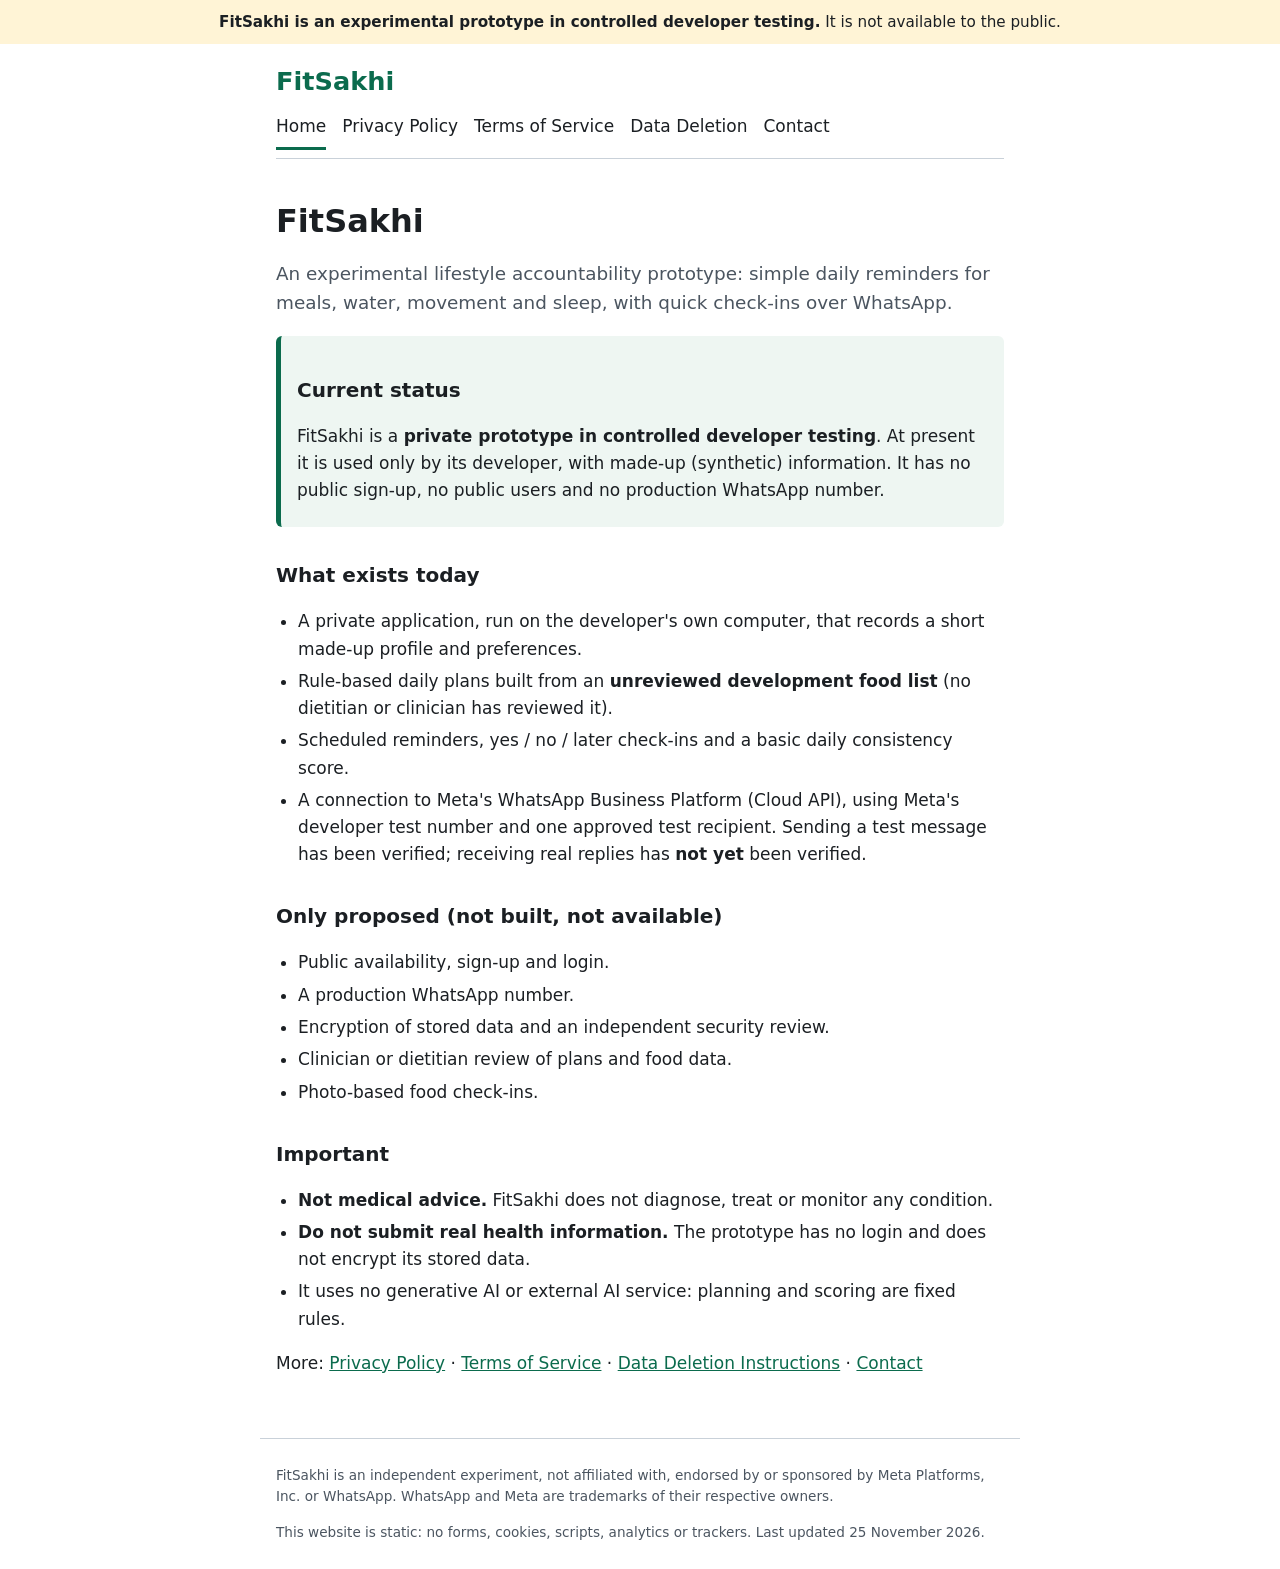
<file: index.html>
<!doctype html>
<html lang="en">
<head>
<meta charset="utf-8">
<meta name="viewport" content="width=device-width, initial-scale=1">
<title>Home | FitSakhi</title>
<meta name="description" content="FitSakhi is an experimental lifestyle accountability prototype in controlled developer testing. Not medical advice.">
<link rel="stylesheet" href="style.css">
</head>
<body>
<a class="skip" href="#main">Skip to content</a>
<div class="banner" role="note"><strong>FitSakhi is an experimental prototype in controlled developer testing.</strong> It is not available to the public.</div>
<header><p class="brand">FitSakhi</p><nav aria-label="Main"><a href="index.html" aria-current="page">Home</a><a href="privacy.html">Privacy Policy</a><a href="terms.html">Terms of Service</a><a href="data-deletion.html">Data Deletion</a><a href="contact.html">Contact</a></nav></header>
<main id="main">

<h1>FitSakhi</h1>
<p class="lead">An experimental lifestyle accountability prototype: simple daily reminders for meals, water, movement and sleep, with quick check-ins over WhatsApp.</p>
<div class="callout"><h2>Current status</h2>
<p>FitSakhi is a <strong>private prototype in controlled developer testing</strong>. At present it is used only by its developer, with made-up (synthetic) information. It has no public sign-up, no public users and no production WhatsApp number.</p></div>
<h2>What exists today</h2>
<ul>
<li>A private application, run on the developer's own computer, that records a short made-up profile and preferences.</li>
<li>Rule-based daily plans built from an <strong>unreviewed development food list</strong> (no dietitian or clinician has reviewed it).</li>
<li>Scheduled reminders, yes / no / later check-ins and a basic daily consistency score.</li>
<li>A connection to Meta's WhatsApp Business Platform (Cloud API), using Meta's developer test number and one approved test recipient. Sending a test message has been verified; receiving real replies has <strong>not yet</strong> been verified.</li>
</ul>
<h2>Only proposed (not built, not available)</h2>
<ul>
<li>Public availability, sign-up and login.</li>
<li>A production WhatsApp number.</li>
<li>Encryption of stored data and an independent security review.</li>
<li>Clinician or dietitian review of plans and food data.</li>
<li>Photo-based food check-ins.</li>
</ul>
<h2>Important</h2>
<ul>
<li><strong>Not medical advice.</strong> FitSakhi does not diagnose, treat or monitor any condition.</li>
<li><strong>Do not submit real health information.</strong> The prototype has no login and does not encrypt its stored data.</li>
<li>It uses no generative AI or external AI service: planning and scoring are fixed rules.</li>
</ul>
<p>More: <a href="privacy.html">Privacy Policy</a> &middot; <a href="terms.html">Terms of Service</a> &middot; <a href="data-deletion.html">Data Deletion Instructions</a> &middot; <a href="contact.html">Contact</a></p>

</main>
<footer>
<p>FitSakhi is an independent experiment, not affiliated with, endorsed by or sponsored by Meta Platforms, Inc. or WhatsApp. WhatsApp and Meta are trademarks of their respective owners.</p>
<p>This website is static: no forms, cookies, scripts, analytics or trackers. Last updated 25 November 2026.</p>
</footer>
</body>
</html>
</file>
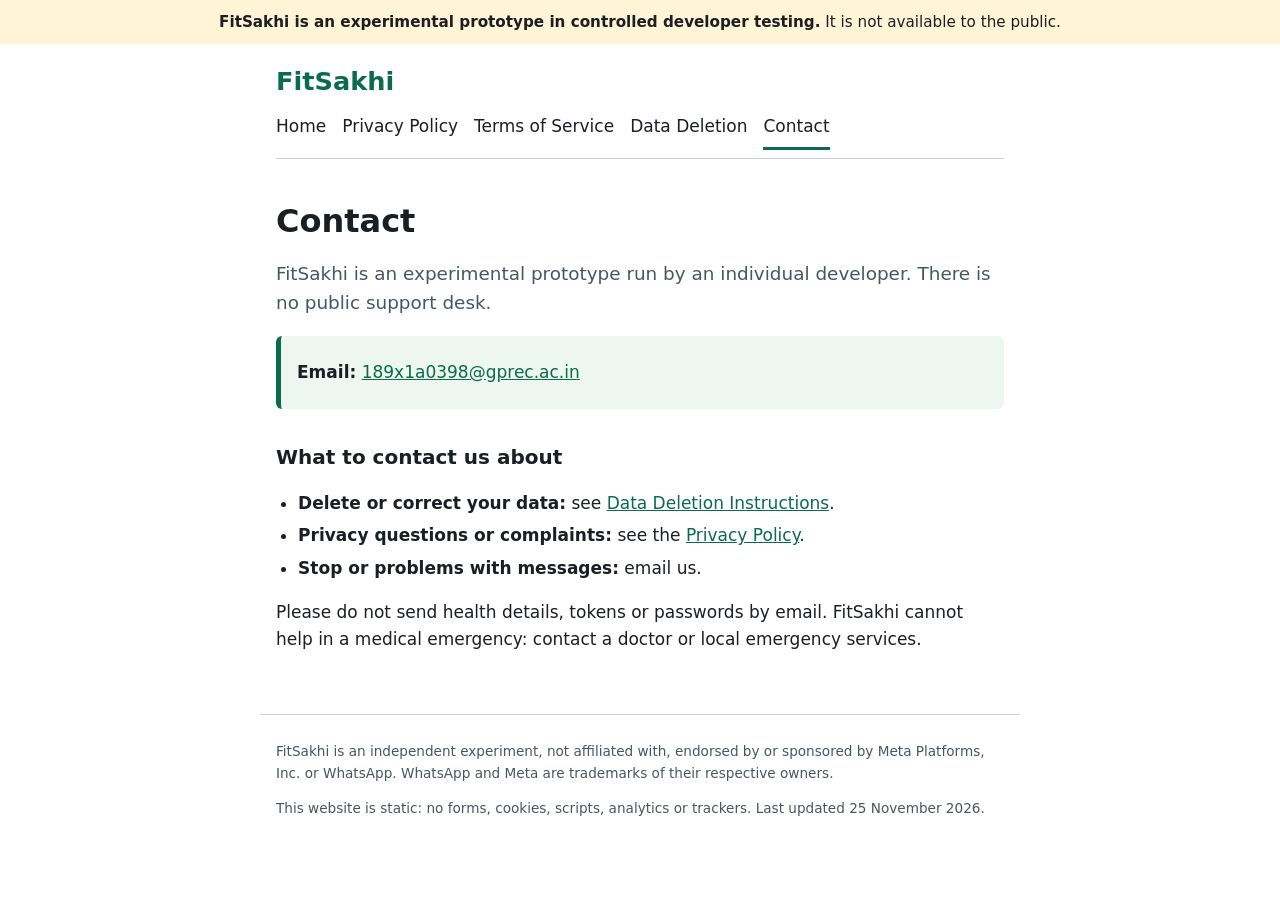
<file: contact.html>
<!doctype html>
<html lang="en">
<head>
<meta charset="utf-8">
<meta name="viewport" content="width=device-width, initial-scale=1">
<title>Contact | FitSakhi</title>
<meta name="description" content="How to contact the developer of the FitSakhi experimental prototype.">
<link rel="stylesheet" href="style.css">
</head>
<body>
<a class="skip" href="#main">Skip to content</a>
<div class="banner" role="note"><strong>FitSakhi is an experimental prototype in controlled developer testing.</strong> It is not available to the public.</div>
<header><p class="brand">FitSakhi</p><nav aria-label="Main"><a href="index.html">Home</a><a href="privacy.html">Privacy Policy</a><a href="terms.html">Terms of Service</a><a href="data-deletion.html">Data Deletion</a><a href="contact.html" aria-current="page">Contact</a></nav></header>
<main id="main">

<h1>Contact</h1>
<p class="lead">FitSakhi is an experimental prototype run by an individual developer. There is no public support desk.</p>
<div class="callout"><p><strong>Email:</strong> <a href="mailto:189x1a0398@gprec.ac.in">189x1a0398@gprec.ac.in</a></p></div>
<h2>What to contact us about</h2>
<ul>
<li><strong>Delete or correct your data:</strong> see <a href="data-deletion.html">Data Deletion Instructions</a>.</li>
<li><strong>Privacy questions or complaints:</strong> see the <a href="privacy.html">Privacy Policy</a>.</li>
<li><strong>Stop or problems with messages:</strong> email us.</li>
</ul>
<p>Please do not send health details, tokens or passwords by email. FitSakhi cannot help in a medical emergency: contact a doctor or local emergency services.</p>

</main>
<footer>
<p>FitSakhi is an independent experiment, not affiliated with, endorsed by or sponsored by Meta Platforms, Inc. or WhatsApp. WhatsApp and Meta are trademarks of their respective owners.</p>
<p>This website is static: no forms, cookies, scripts, analytics or trackers. Last updated 25 November 2026.</p>
</footer>
</body>
</html>
</file>
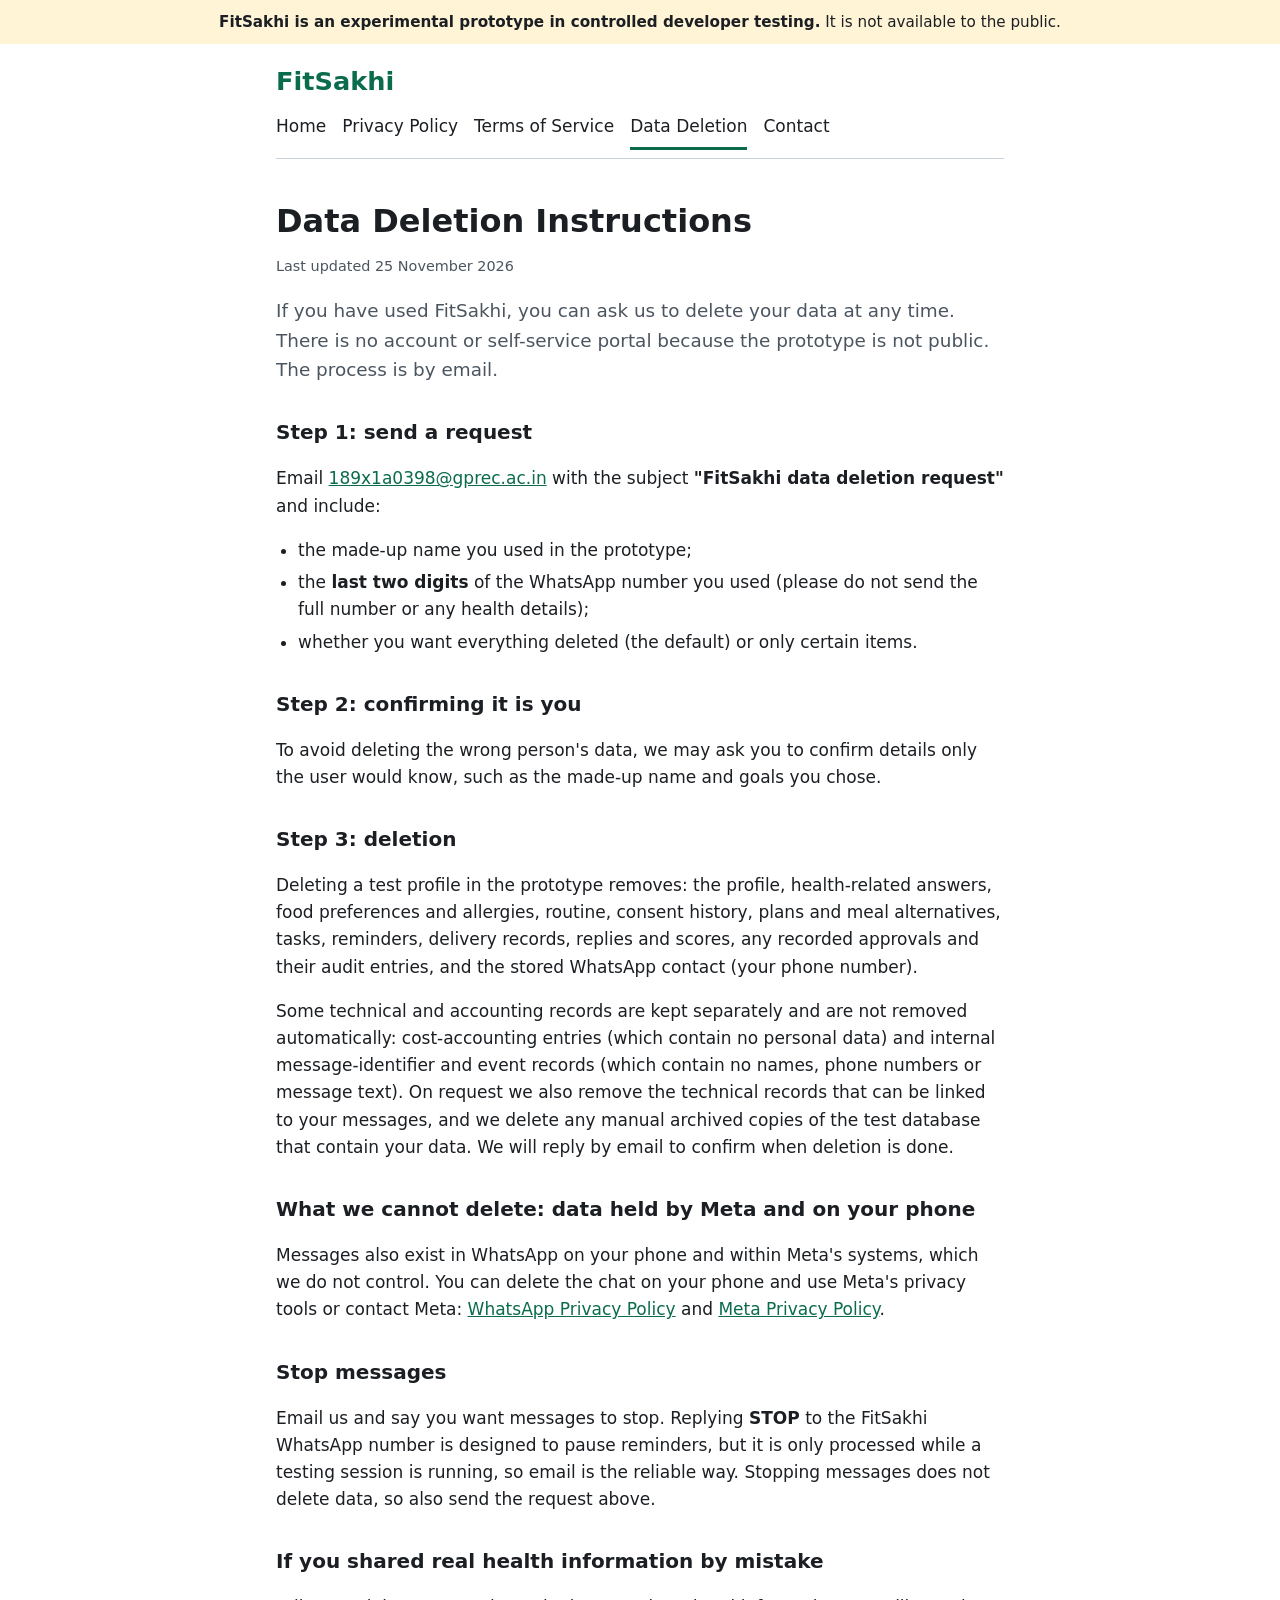
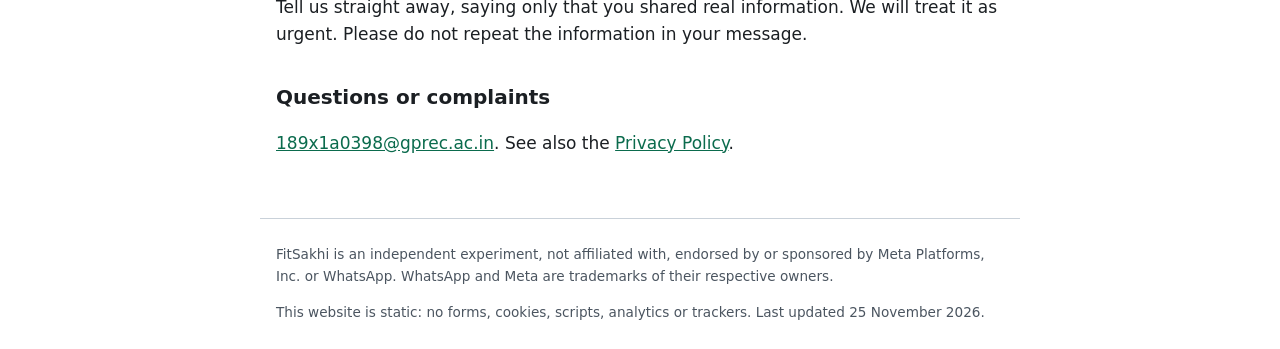
<file: data-deletion.html>
<!doctype html>
<html lang="en">
<head>
<meta charset="utf-8">
<meta name="viewport" content="width=device-width, initial-scale=1">
<title>Data Deletion Instructions | FitSakhi</title>
<meta name="description" content="How to ask for your FitSakhi data to be deleted.">
<link rel="stylesheet" href="style.css">
</head>
<body>
<a class="skip" href="#main">Skip to content</a>
<div class="banner" role="note"><strong>FitSakhi is an experimental prototype in controlled developer testing.</strong> It is not available to the public.</div>
<header><p class="brand">FitSakhi</p><nav aria-label="Main"><a href="index.html">Home</a><a href="privacy.html">Privacy Policy</a><a href="terms.html">Terms of Service</a><a href="data-deletion.html" aria-current="page">Data Deletion</a><a href="contact.html">Contact</a></nav></header>
<main id="main">

<h1>Data Deletion Instructions</h1>
<p class="meta">Last updated 25 November 2026</p>
<p class="lead">If you have used FitSakhi, you can ask us to delete your data at any time. There is no account or self-service portal because the prototype is not public. The process is by email.</p>

<h2>Step 1: send a request</h2>
<p>Email <a href="mailto:189x1a0398@gprec.ac.in">189x1a0398@gprec.ac.in</a> with the subject <strong>"FitSakhi data deletion request"</strong> and include:</p>
<ul>
<li>the made-up name you used in the prototype;</li>
<li>the <strong>last two digits</strong> of the WhatsApp number you used (please do not send the full number or any health details);</li>
<li>whether you want everything deleted (the default) or only certain items.</li>
</ul>

<h2>Step 2: confirming it is you</h2>
<p>To avoid deleting the wrong person's data, we may ask you to confirm details only the user would know, such as the made-up name and goals you chose.</p>

<h2>Step 3: deletion</h2>
<p>Deleting a test profile in the prototype removes: the profile, health-related answers, food preferences and allergies, routine, consent history, plans and meal alternatives, tasks, reminders, delivery records, replies and scores, any recorded approvals and their audit entries, and the stored WhatsApp contact (your phone number).</p>
<p>Some technical and accounting records are kept separately and are not removed automatically: cost-accounting entries (which contain no personal data) and internal message-identifier and event records (which contain no names, phone numbers or message text). On request we also remove the technical records that can be linked to your messages, and we delete any manual archived copies of the test database that contain your data. We will reply by email to confirm when deletion is done.</p>

<h2>What we cannot delete: data held by Meta and on your phone</h2>
<p>Messages also exist in WhatsApp on your phone and within Meta's systems, which we do not control. You can delete the chat on your phone and use Meta's privacy tools or contact Meta: <a href="https://www.whatsapp.com/legal/privacy-policy">WhatsApp Privacy Policy</a> and <a href="https://www.facebook.com/privacy/policy/">Meta Privacy Policy</a>.</p>

<h2>Stop messages</h2>
<p>Email us and say you want messages to stop. Replying <strong>STOP</strong> to the FitSakhi WhatsApp number is designed to pause reminders, but it is only processed while a testing session is running, so email is the reliable way. Stopping messages does not delete data, so also send the request above.</p>

<h2>If you shared real health information by mistake</h2>
<p>Tell us straight away, saying only that you shared real information. We will treat it as urgent. Please do not repeat the information in your message.</p>

<h2>Questions or complaints</h2>
<p><a href="mailto:189x1a0398@gprec.ac.in">189x1a0398@gprec.ac.in</a>. See also the <a href="privacy.html">Privacy Policy</a>.</p>

</main>
<footer>
<p>FitSakhi is an independent experiment, not affiliated with, endorsed by or sponsored by Meta Platforms, Inc. or WhatsApp. WhatsApp and Meta are trademarks of their respective owners.</p>
<p>This website is static: no forms, cookies, scripts, analytics or trackers. Last updated 25 November 2026.</p>
</footer>
</body>
</html>
</file>
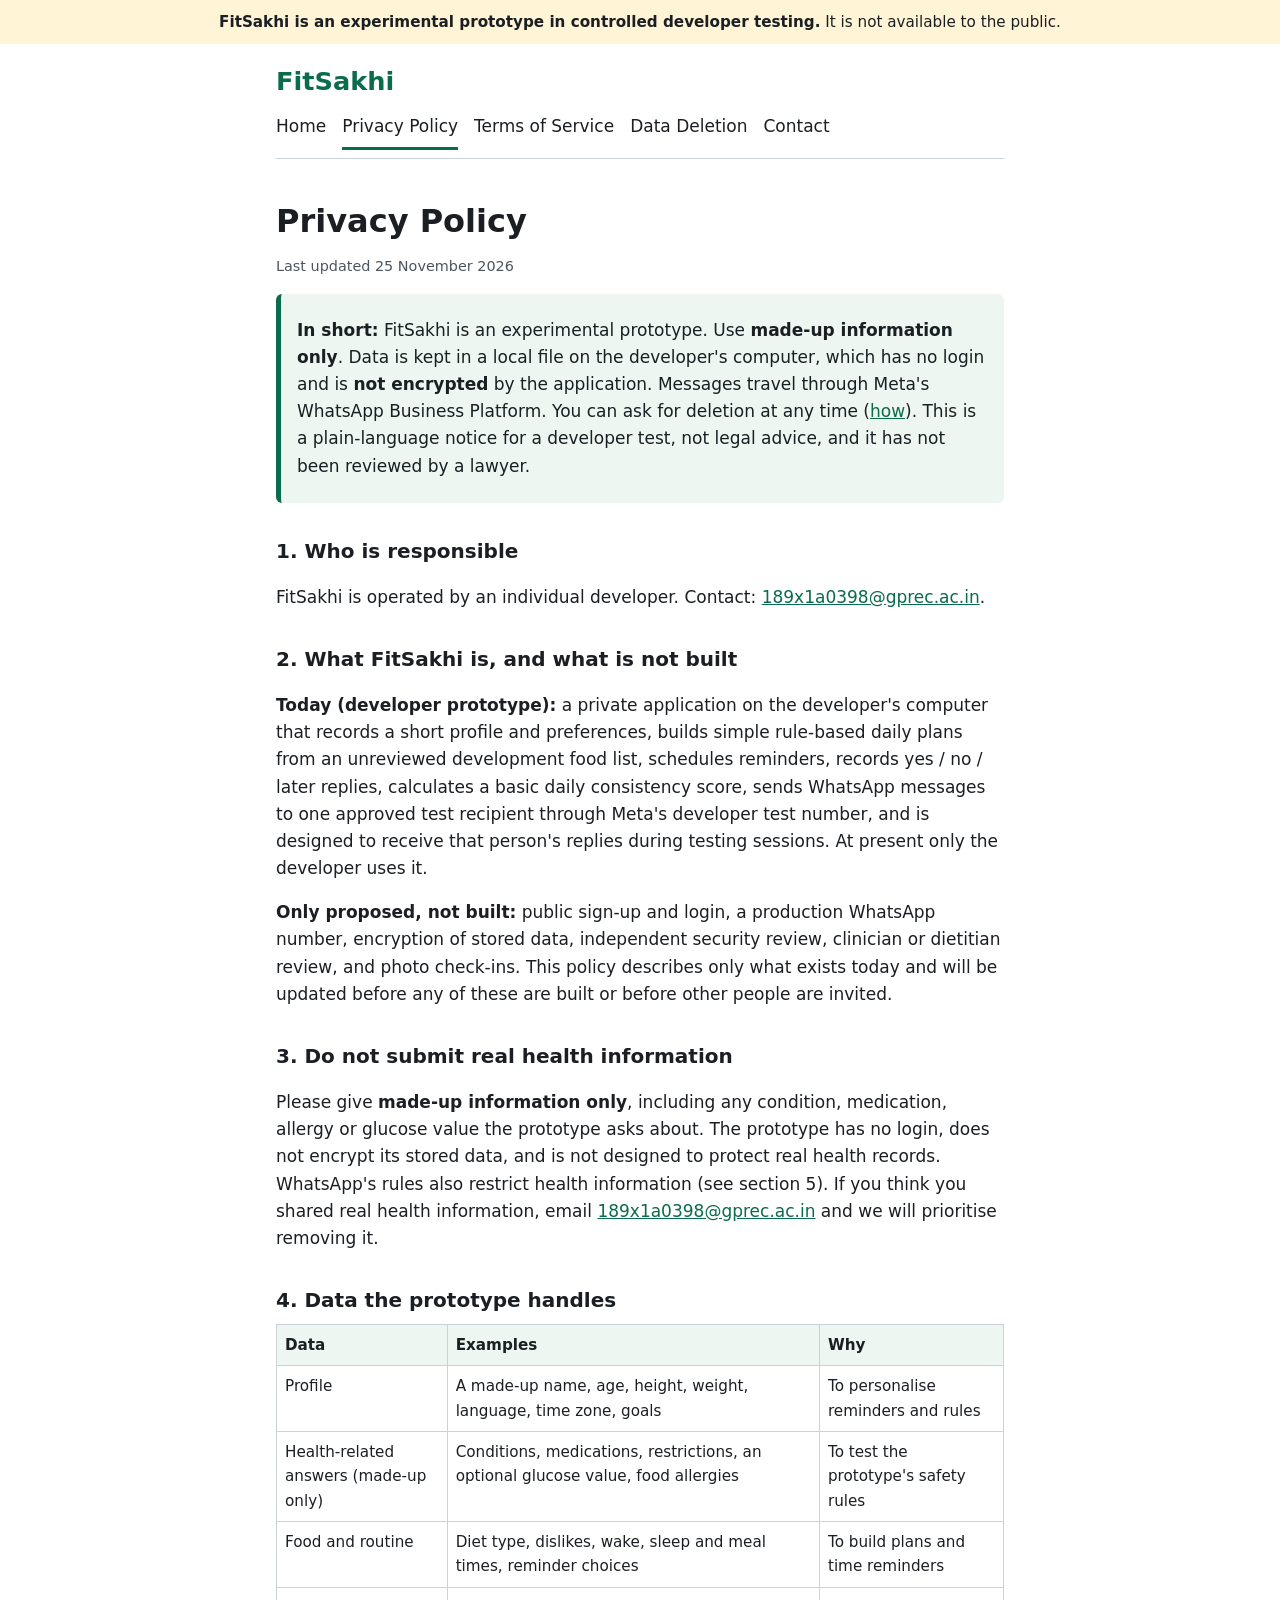
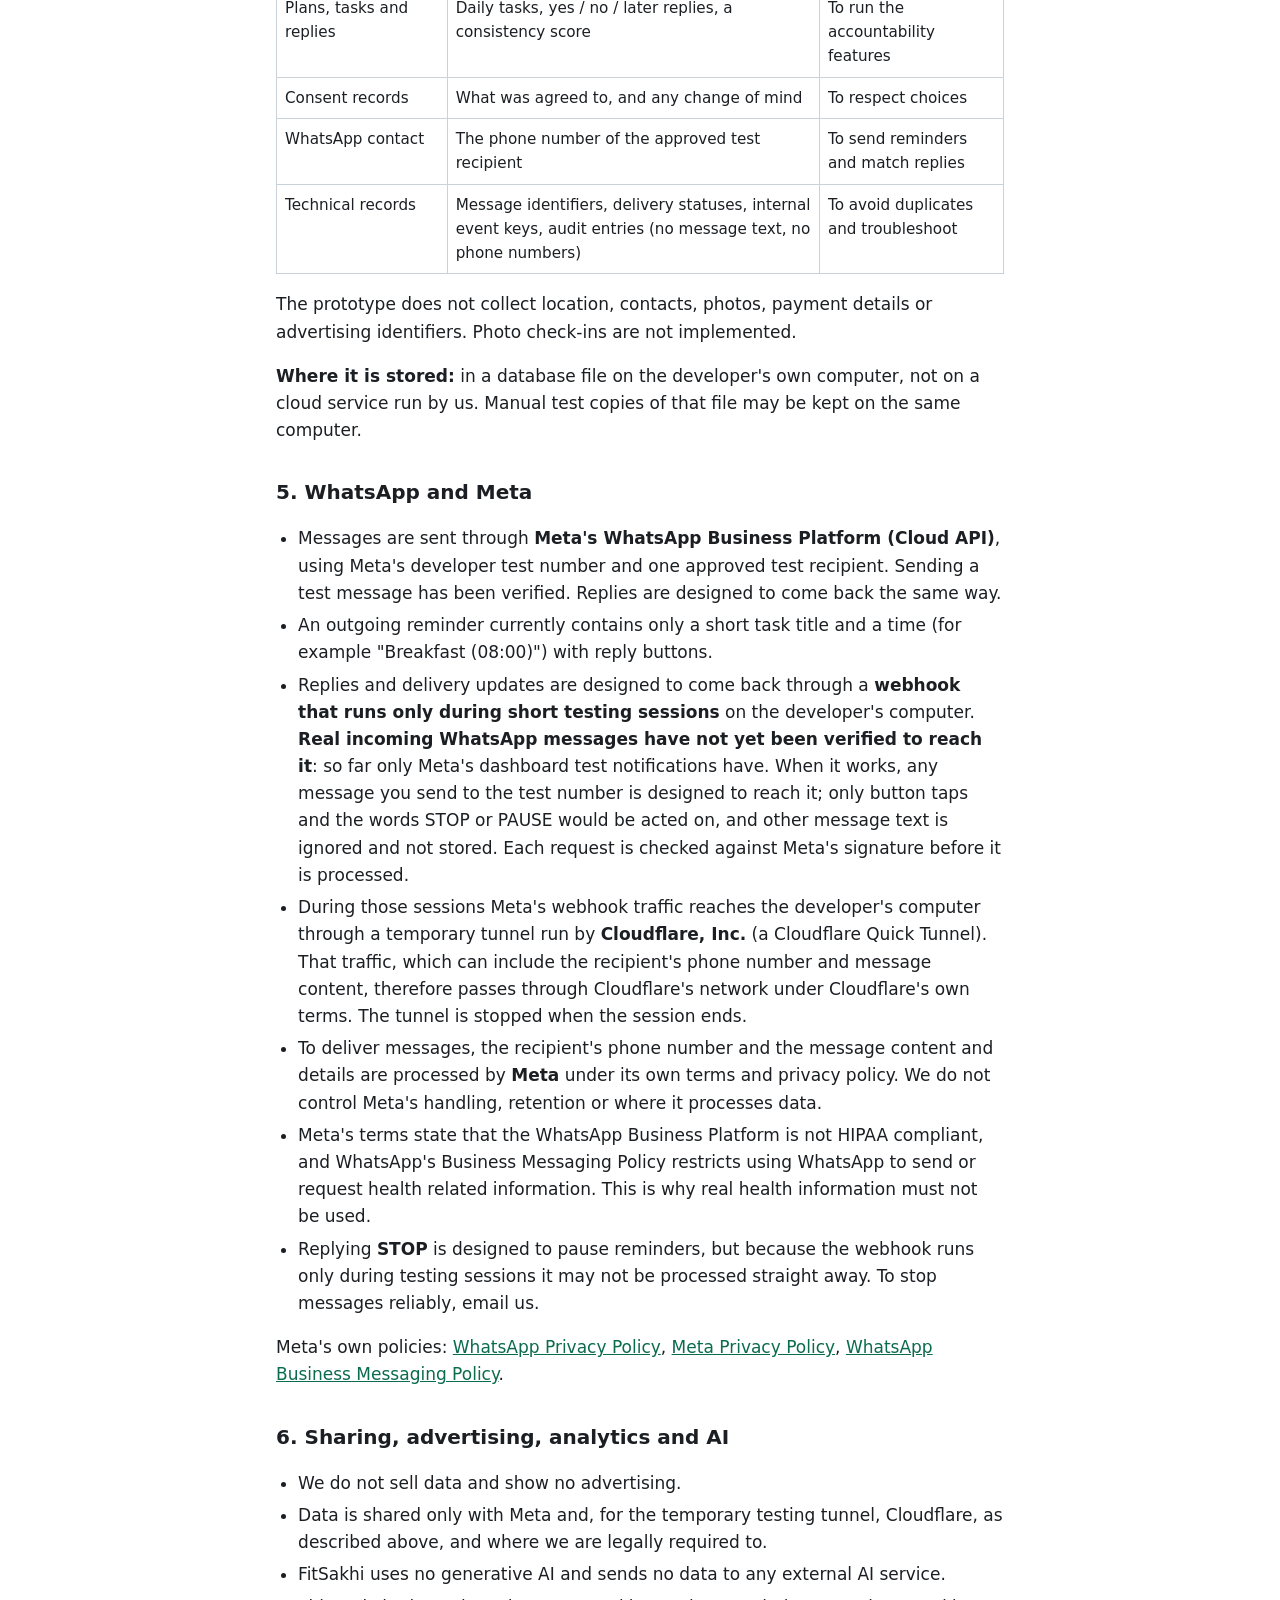
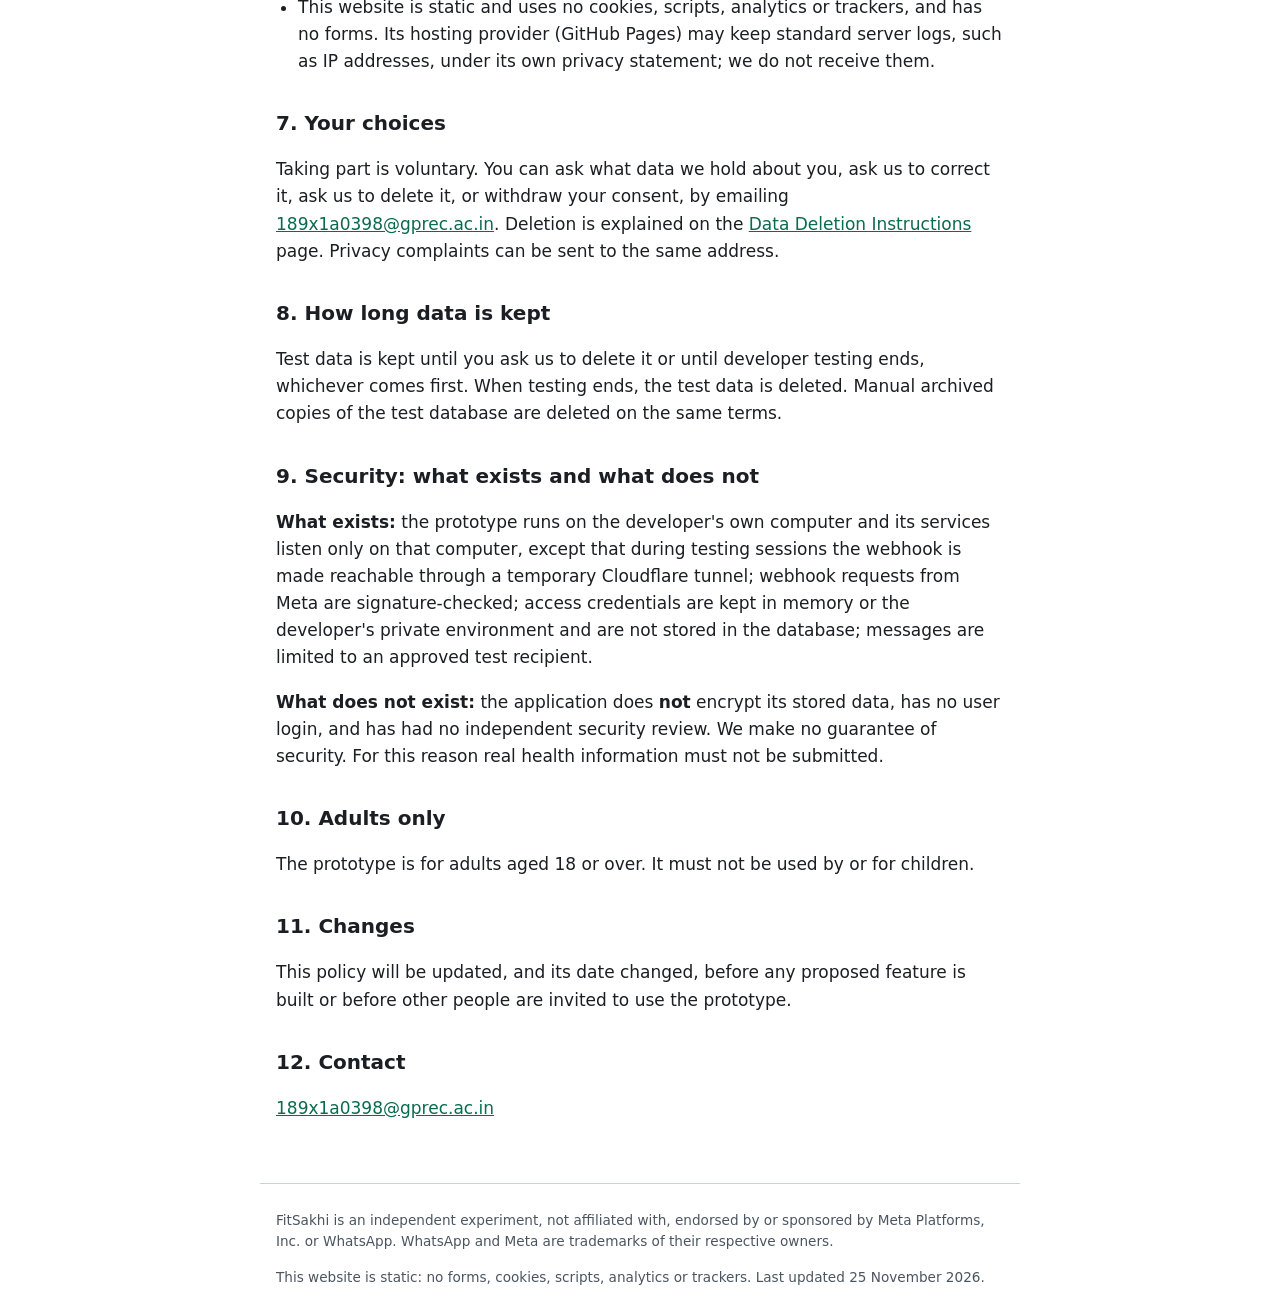
<file: privacy.html>
<!doctype html>
<html lang="en">
<head>
<meta charset="utf-8">
<meta name="viewport" content="width=device-width, initial-scale=1">
<title>Privacy Policy | FitSakhi</title>
<meta name="description" content="How the FitSakhi experimental prototype handles data, including its use of Meta's WhatsApp Cloud API.">
<link rel="stylesheet" href="style.css">
</head>
<body>
<a class="skip" href="#main">Skip to content</a>
<div class="banner" role="note"><strong>FitSakhi is an experimental prototype in controlled developer testing.</strong> It is not available to the public.</div>
<header><p class="brand">FitSakhi</p><nav aria-label="Main"><a href="index.html">Home</a><a href="privacy.html" aria-current="page">Privacy Policy</a><a href="terms.html">Terms of Service</a><a href="data-deletion.html">Data Deletion</a><a href="contact.html">Contact</a></nav></header>
<main id="main">

<h1>Privacy Policy</h1>
<p class="meta">Last updated 25 November 2026</p>
<div class="callout"><p><strong>In short:</strong> FitSakhi is an experimental prototype. Use <strong>made-up information only</strong>. Data is kept in a local file on the developer's computer, which has no login and is <strong>not encrypted</strong> by the application. Messages travel through Meta's WhatsApp Business Platform. You can ask for deletion at any time (<a href="data-deletion.html">how</a>). This is a plain-language notice for a developer test, not legal advice, and it has not been reviewed by a lawyer.</p></div>

<h2>1. Who is responsible</h2>
<p>FitSakhi is operated by an individual developer. Contact: <a href="mailto:189x1a0398@gprec.ac.in">189x1a0398@gprec.ac.in</a>.</p>

<h2>2. What FitSakhi is, and what is not built</h2>
<p><strong>Today (developer prototype):</strong> a private application on the developer's computer that records a short profile and preferences, builds simple rule-based daily plans from an unreviewed development food list, schedules reminders, records yes / no / later replies, calculates a basic daily consistency score, sends WhatsApp messages to one approved test recipient through Meta's developer test number, and is designed to receive that person's replies during testing sessions. At present only the developer uses it.</p>
<p><strong>Only proposed, not built:</strong> public sign-up and login, a production WhatsApp number, encryption of stored data, independent security review, clinician or dietitian review, and photo check-ins. This policy describes only what exists today and will be updated before any of these are built or before other people are invited.</p>

<h2>3. Do not submit real health information</h2>
<p>Please give <strong>made-up information only</strong>, including any condition, medication, allergy or glucose value the prototype asks about. The prototype has no login, does not encrypt its stored data, and is not designed to protect real health records. WhatsApp's rules also restrict health information (see section 5). If you think you shared real health information, email <a href="mailto:189x1a0398@gprec.ac.in">189x1a0398@gprec.ac.in</a> and we will prioritise removing it.</p>

<h2>4. Data the prototype handles</h2>
<div class="scroll"><table>
<thead><tr><th>Data</th><th>Examples</th><th>Why</th></tr></thead>
<tbody>
<tr><td>Profile</td><td>A made-up name, age, height, weight, language, time zone, goals</td><td>To personalise reminders and rules</td></tr>
<tr><td>Health-related answers (made-up only)</td><td>Conditions, medications, restrictions, an optional glucose value, food allergies</td><td>To test the prototype's safety rules</td></tr>
<tr><td>Food and routine</td><td>Diet type, dislikes, wake, sleep and meal times, reminder choices</td><td>To build plans and time reminders</td></tr>
<tr><td>Plans, tasks and replies</td><td>Daily tasks, yes / no / later replies, a consistency score</td><td>To run the accountability features</td></tr>
<tr><td>Consent records</td><td>What was agreed to, and any change of mind</td><td>To respect choices</td></tr>
<tr><td>WhatsApp contact</td><td>The phone number of the approved test recipient</td><td>To send reminders and match replies</td></tr>
<tr><td>Technical records</td><td>Message identifiers, delivery statuses, internal event keys, audit entries (no message text, no phone numbers)</td><td>To avoid duplicates and troubleshoot</td></tr>
</tbody></table></div>
<p>The prototype does not collect location, contacts, photos, payment details or advertising identifiers. Photo check-ins are not implemented.</p>
<p><strong>Where it is stored:</strong> in a database file on the developer's own computer, not on a cloud service run by us. Manual test copies of that file may be kept on the same computer.</p>

<h2>5. WhatsApp and Meta</h2>
<ul>
<li>Messages are sent through <strong>Meta's WhatsApp Business Platform (Cloud API)</strong>, using Meta's developer test number and one approved test recipient. Sending a test message has been verified. Replies are designed to come back the same way.</li>
<li>An outgoing reminder currently contains only a short task title and a time (for example "Breakfast (08:00)") with reply buttons.</li>
<li>Replies and delivery updates are designed to come back through a <strong>webhook that runs only during short testing sessions</strong> on the developer's computer. <strong>Real incoming WhatsApp messages have not yet been verified to reach it</strong>: so far only Meta's dashboard test notifications have. When it works, any message you send to the test number is designed to reach it; only button taps and the words STOP or PAUSE would be acted on, and other message text is ignored and not stored. Each request is checked against Meta's signature before it is processed.</li>
<li>During those sessions Meta's webhook traffic reaches the developer's computer through a temporary tunnel run by <strong>Cloudflare, Inc.</strong> (a Cloudflare Quick Tunnel). That traffic, which can include the recipient's phone number and message content, therefore passes through Cloudflare's network under Cloudflare's own terms. The tunnel is stopped when the session ends.</li>
<li>To deliver messages, the recipient's phone number and the message content and details are processed by <strong>Meta</strong> under its own terms and privacy policy. We do not control Meta's handling, retention or where it processes data.</li>
<li>Meta's terms state that the WhatsApp Business Platform is not HIPAA compliant, and WhatsApp's Business Messaging Policy restricts using WhatsApp to send or request health related information. This is why real health information must not be used.</li>
<li>Replying <strong>STOP</strong> is designed to pause reminders, but because the webhook runs only during testing sessions it may not be processed straight away. To stop messages reliably, email us.</li>
</ul>
<p>Meta's own policies: <a href="https://www.whatsapp.com/legal/privacy-policy">WhatsApp Privacy Policy</a>, <a href="https://www.facebook.com/privacy/policy/">Meta Privacy Policy</a>, <a href="https://business.whatsapp.com/policy">WhatsApp Business Messaging Policy</a>.</p>

<h2>6. Sharing, advertising, analytics and AI</h2>
<ul>
<li>We do not sell data and show no advertising.</li>
<li>Data is shared only with Meta and, for the temporary testing tunnel, Cloudflare, as described above, and where we are legally required to.</li>
<li>FitSakhi uses no generative AI and sends no data to any external AI service.</li>
<li>This website is static and uses no cookies, scripts, analytics or trackers, and has no forms. Its hosting provider (GitHub Pages) may keep standard server logs, such as IP addresses, under its own privacy statement; we do not receive them.</li>
</ul>

<h2>7. Your choices</h2>
<p>Taking part is voluntary. You can ask what data we hold about you, ask us to correct it, ask us to delete it, or withdraw your consent, by emailing <a href="mailto:189x1a0398@gprec.ac.in">189x1a0398@gprec.ac.in</a>. Deletion is explained on the <a href="data-deletion.html">Data Deletion Instructions</a> page. Privacy complaints can be sent to the same address.</p>

<h2>8. How long data is kept</h2>
<p>Test data is kept until you ask us to delete it or until developer testing ends, whichever comes first. When testing ends, the test data is deleted. Manual archived copies of the test database are deleted on the same terms.</p>

<h2>9. Security: what exists and what does not</h2>
<p><strong>What exists:</strong> the prototype runs on the developer's own computer and its services listen only on that computer, except that during testing sessions the webhook is made reachable through a temporary Cloudflare tunnel; webhook requests from Meta are signature-checked; access credentials are kept in memory or the developer's private environment and are not stored in the database; messages are limited to an approved test recipient.</p>
<p><strong>What does not exist:</strong> the application does <strong>not</strong> encrypt its stored data, has no user login, and has had no independent security review. We make no guarantee of security. For this reason real health information must not be submitted.</p>

<h2>10. Adults only</h2>
<p>The prototype is for adults aged 18 or over. It must not be used by or for children.</p>

<h2>11. Changes</h2>
<p>This policy will be updated, and its date changed, before any proposed feature is built or before other people are invited to use the prototype.</p>

<h2>12. Contact</h2>
<p><a href="mailto:189x1a0398@gprec.ac.in">189x1a0398@gprec.ac.in</a></p>

</main>
<footer>
<p>FitSakhi is an independent experiment, not affiliated with, endorsed by or sponsored by Meta Platforms, Inc. or WhatsApp. WhatsApp and Meta are trademarks of their respective owners.</p>
<p>This website is static: no forms, cookies, scripts, analytics or trackers. Last updated 25 November 2026.</p>
</footer>
</body>
</html>
</file>
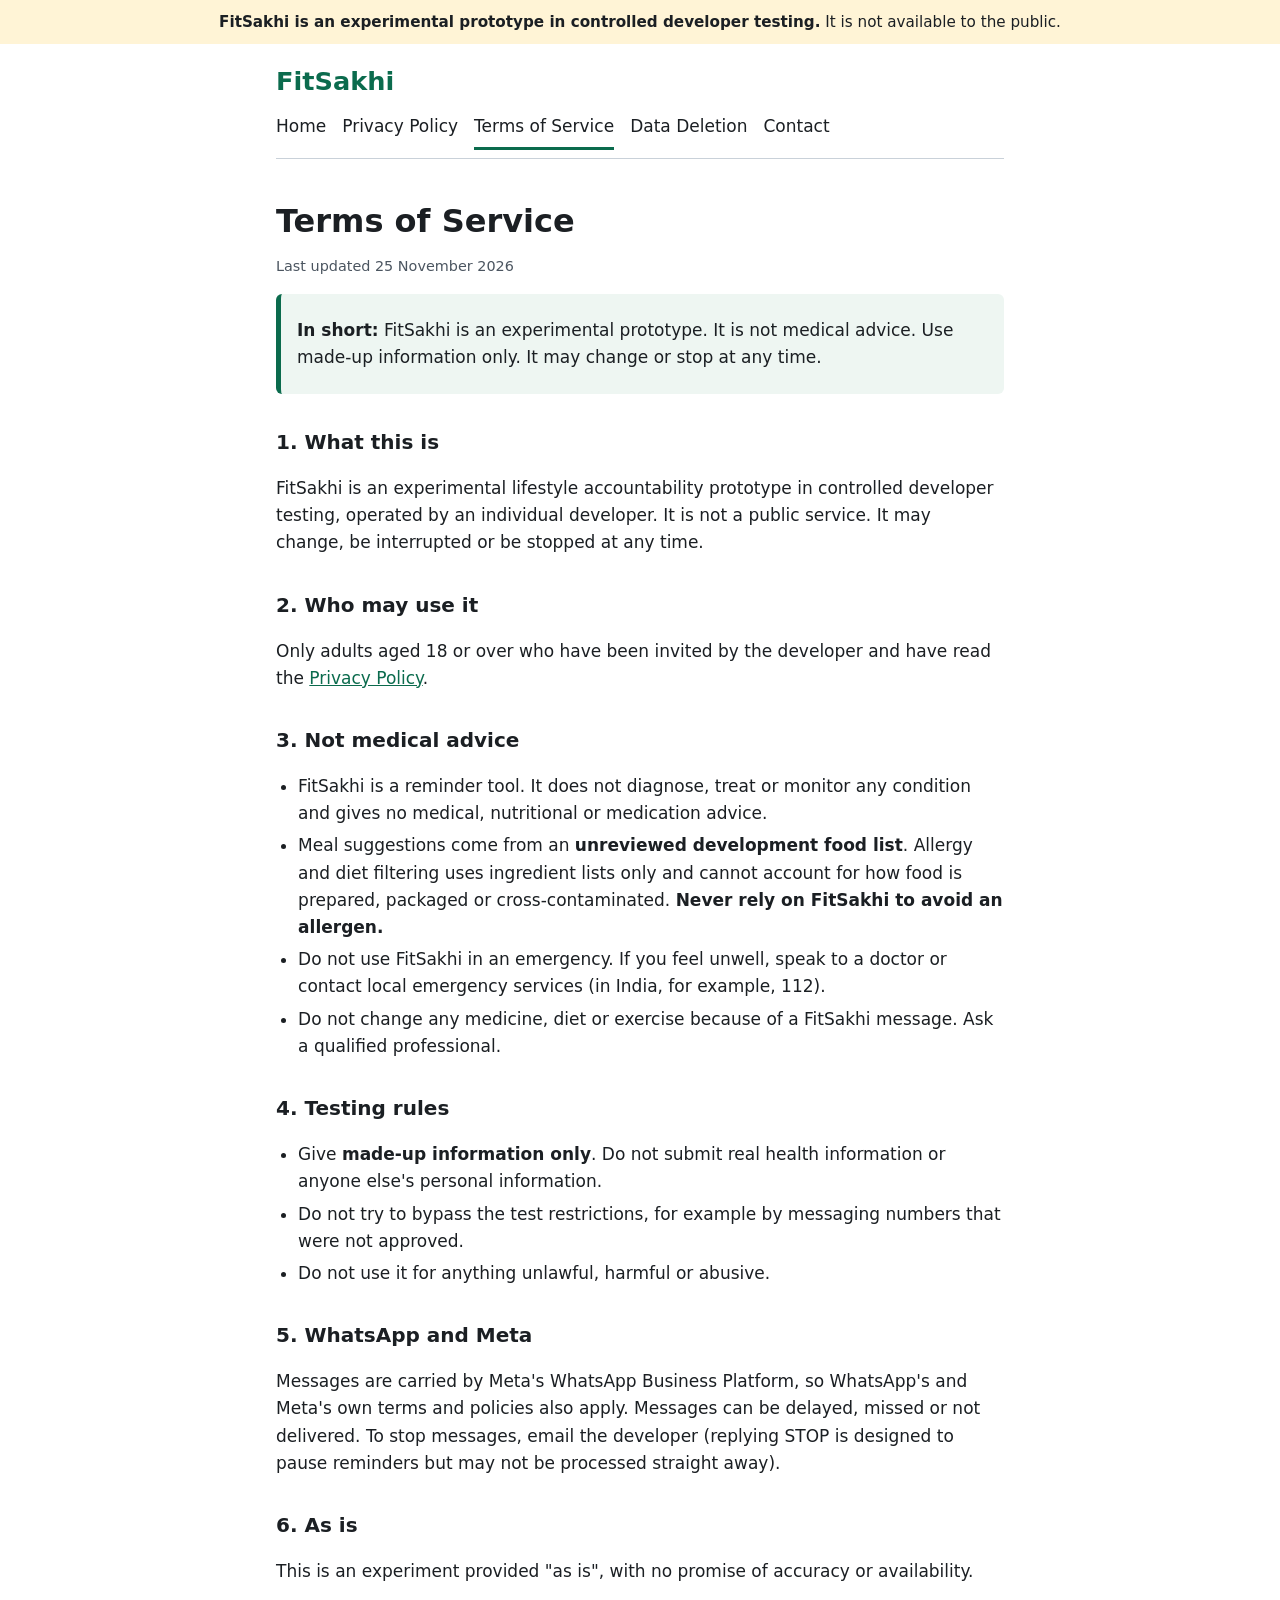
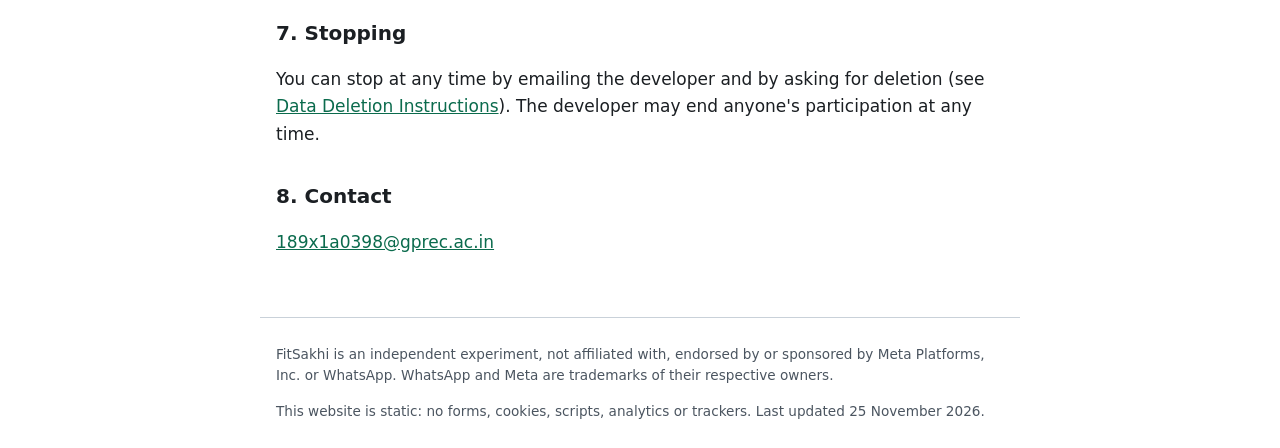
<file: terms.html>
<!doctype html>
<html lang="en">
<head>
<meta charset="utf-8">
<meta name="viewport" content="width=device-width, initial-scale=1">
<title>Terms of Service | FitSakhi</title>
<meta name="description" content="Terms for the FitSakhi experimental prototype: not medical advice, invited adults only, made-up data only.">
<link rel="stylesheet" href="style.css">
</head>
<body>
<a class="skip" href="#main">Skip to content</a>
<div class="banner" role="note"><strong>FitSakhi is an experimental prototype in controlled developer testing.</strong> It is not available to the public.</div>
<header><p class="brand">FitSakhi</p><nav aria-label="Main"><a href="index.html">Home</a><a href="privacy.html">Privacy Policy</a><a href="terms.html" aria-current="page">Terms of Service</a><a href="data-deletion.html">Data Deletion</a><a href="contact.html">Contact</a></nav></header>
<main id="main">

<h1>Terms of Service</h1>
<p class="meta">Last updated 25 November 2026</p>
<div class="callout"><p><strong>In short:</strong> FitSakhi is an experimental prototype. It is not medical advice. Use made-up information only. It may change or stop at any time.</p></div>

<h2>1. What this is</h2>
<p>FitSakhi is an experimental lifestyle accountability prototype in controlled developer testing, operated by an individual developer. It is not a public service. It may change, be interrupted or be stopped at any time.</p>

<h2>2. Who may use it</h2>
<p>Only adults aged 18 or over who have been invited by the developer and have read the <a href="privacy.html">Privacy Policy</a>.</p>

<h2>3. Not medical advice</h2>
<ul>
<li>FitSakhi is a reminder tool. It does not diagnose, treat or monitor any condition and gives no medical, nutritional or medication advice.</li>
<li>Meal suggestions come from an <strong>unreviewed development food list</strong>. Allergy and diet filtering uses ingredient lists only and cannot account for how food is prepared, packaged or cross-contaminated. <strong>Never rely on FitSakhi to avoid an allergen.</strong></li>
<li>Do not use FitSakhi in an emergency. If you feel unwell, speak to a doctor or contact local emergency services (in India, for example, 112).</li>
<li>Do not change any medicine, diet or exercise because of a FitSakhi message. Ask a qualified professional.</li>
</ul>

<h2>4. Testing rules</h2>
<ul>
<li>Give <strong>made-up information only</strong>. Do not submit real health information or anyone else's personal information.</li>
<li>Do not try to bypass the test restrictions, for example by messaging numbers that were not approved.</li>
<li>Do not use it for anything unlawful, harmful or abusive.</li>
</ul>

<h2>5. WhatsApp and Meta</h2>
<p>Messages are carried by Meta's WhatsApp Business Platform, so WhatsApp's and Meta's own terms and policies also apply. Messages can be delayed, missed or not delivered. To stop messages, email the developer (replying STOP is designed to pause reminders but may not be processed straight away).</p>

<h2>6. As is</h2>
<p>This is an experiment provided "as is", with no promise of accuracy or availability.</p>

<h2>7. Stopping</h2>
<p>You can stop at any time by emailing the developer and by asking for deletion (see <a href="data-deletion.html">Data Deletion Instructions</a>). The developer may end anyone's participation at any time.</p>

<h2>8. Contact</h2>
<p><a href="mailto:189x1a0398@gprec.ac.in">189x1a0398@gprec.ac.in</a></p>

</main>
<footer>
<p>FitSakhi is an independent experiment, not affiliated with, endorsed by or sponsored by Meta Platforms, Inc. or WhatsApp. WhatsApp and Meta are trademarks of their respective owners.</p>
<p>This website is static: no forms, cookies, scripts, analytics or trackers. Last updated 25 November 2026.</p>
</footer>
</body>
</html>
</file>
<file: style.css>
/* FitSakhi public site: static, no scripts, no external resources. */
:root{--bg:#fff;--fg:#1b1f23;--muted:#4b5560;--line:#c9d1d9;--accent:#0b6b4d;--soft:#eef6f2;--warn:#fff4d6}
@media (prefers-color-scheme:dark){:root{--bg:#14181c;--fg:#e8ecef;--muted:#a9b3bd;--line:#3a434c;--accent:#4fc79d;--soft:#1a2a24;--warn:#3d3410}}
*{box-sizing:border-box}
body{margin:0;background:var(--bg);color:var(--fg);font:17px/1.6 system-ui,-apple-system,"Segoe UI",Roboto,sans-serif}
.skip{position:absolute;left:-999px}.skip:focus{left:8px;top:8px;background:var(--bg);padding:8px;z-index:9}
.banner{background:var(--warn);padding:10px 16px;font-size:.95rem;text-align:center}
header,main,footer{max-width:760px;margin:0 auto;padding:12px 16px}
.brand{font-size:1.6rem;font-weight:700;color:var(--accent);margin:.2em 0}
nav{display:flex;flex-wrap:wrap;gap:4px 16px;padding-bottom:8px;border-bottom:1px solid var(--line)}
nav a{color:var(--fg);padding:6px 0;text-decoration:none;border-bottom:3px solid transparent}
nav a:hover,nav a[aria-current=page]{border-color:var(--accent)}
h1{font-size:2rem;line-height:1.2;margin:.6em 0 .3em}h2{font-size:1.25rem;margin:1.6em 0 .4em}
a{color:var(--accent)}a:focus-visible,nav a:focus-visible{outline:3px solid var(--accent);outline-offset:2px}
.lead{font-size:1.15rem;color:var(--muted)}.meta{color:var(--muted);font-size:.9rem}
.callout{background:var(--soft);border-left:5px solid var(--accent);padding:6px 16px;border-radius:6px;margin:16px 0}
.scroll{overflow-x:auto}table{border-collapse:collapse;width:100%;font-size:.95rem}
th,td{border:1px solid var(--line);padding:8px;text-align:left;vertical-align:top}th{background:var(--soft)}
ul{padding-left:1.3em}li{margin:.3em 0}
footer{border-top:1px solid var(--line);margin-top:32px;font-size:.85rem;color:var(--muted)}
@media (max-width:480px){body{font-size:16px}h1{font-size:1.6rem}}
</file>
